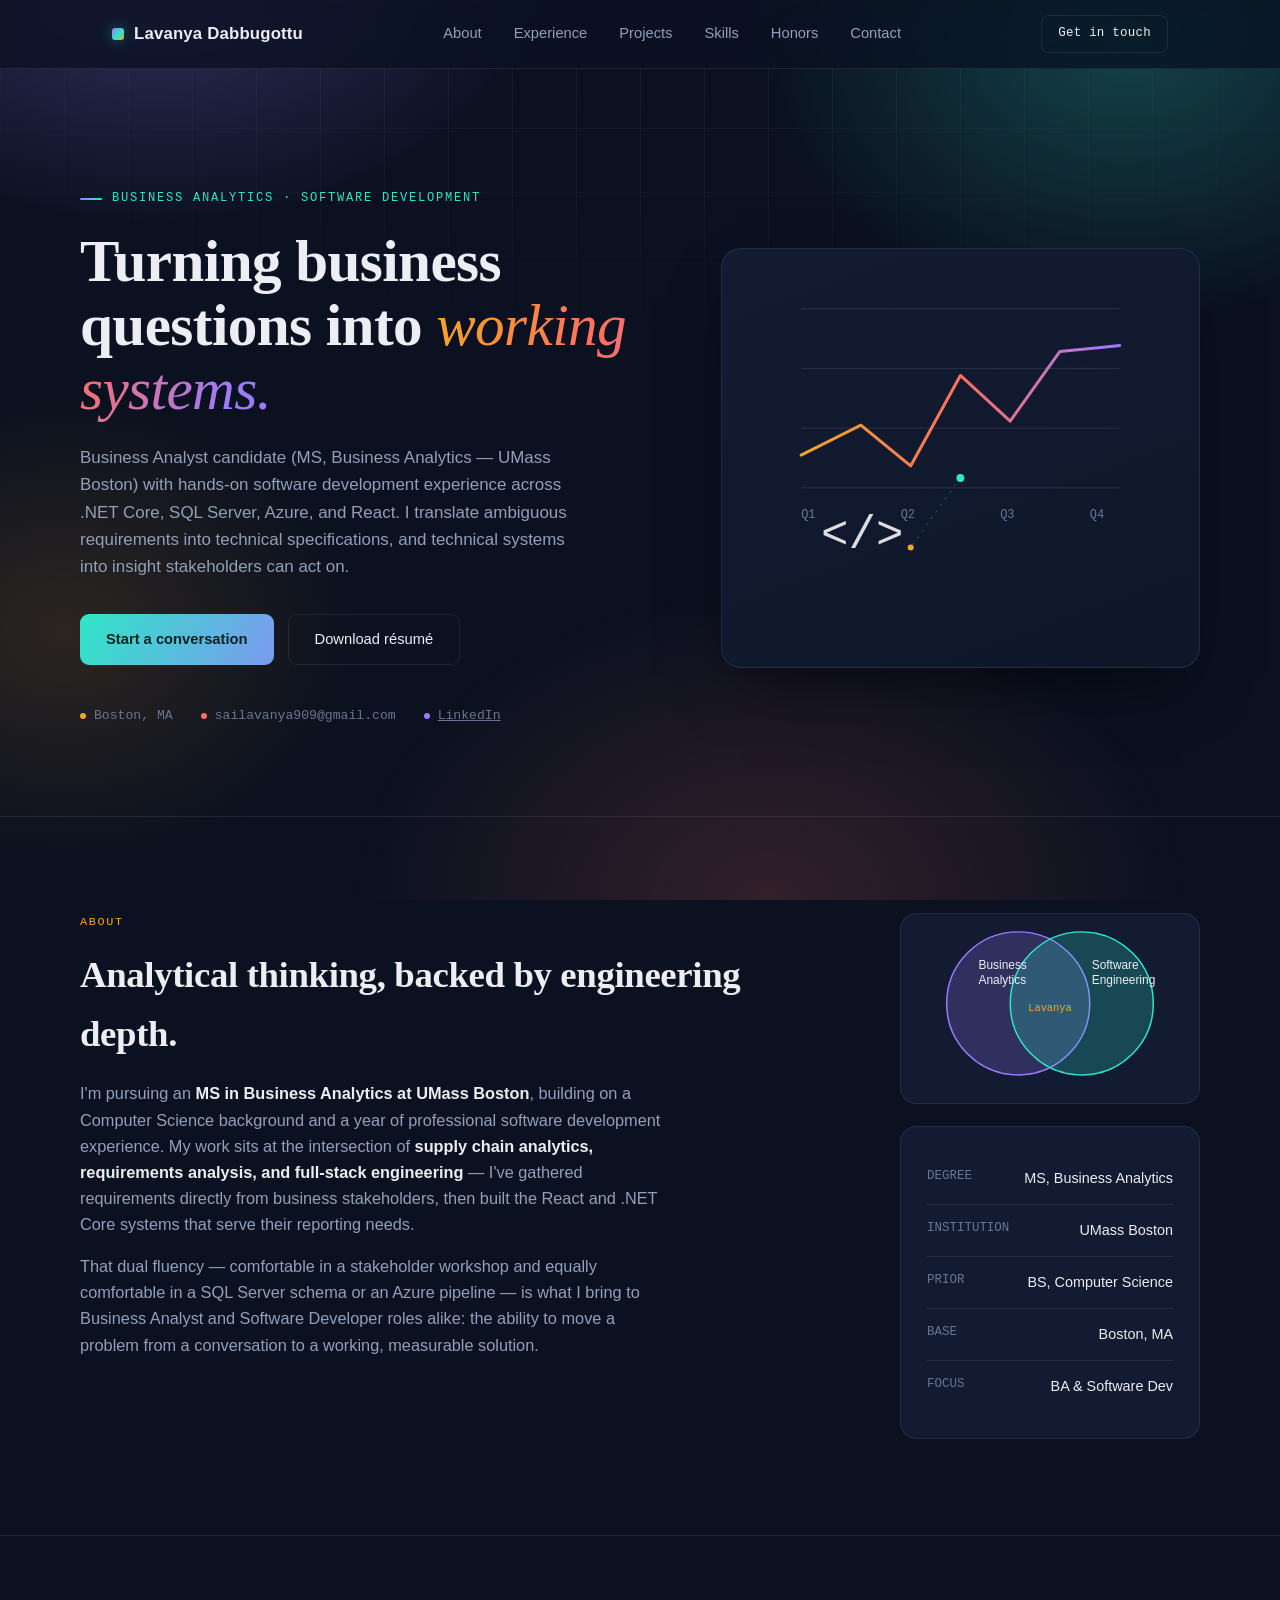
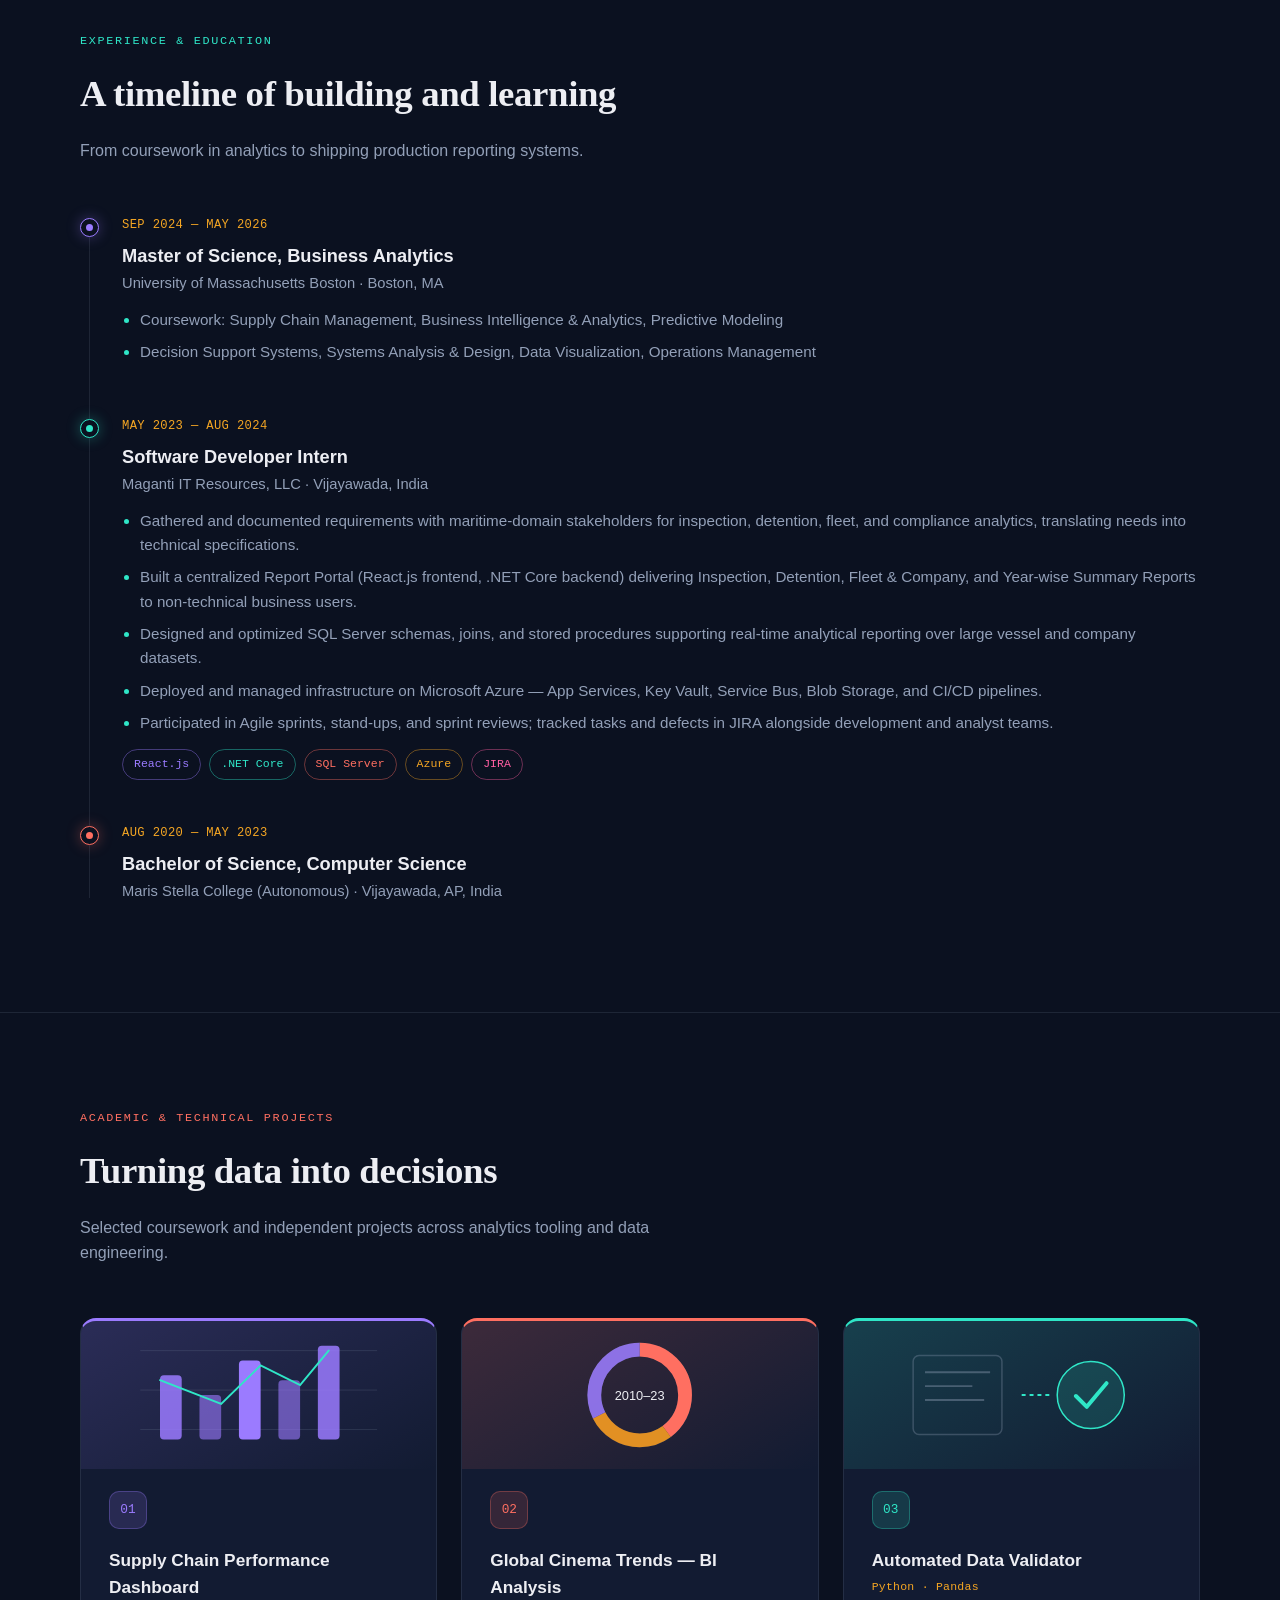
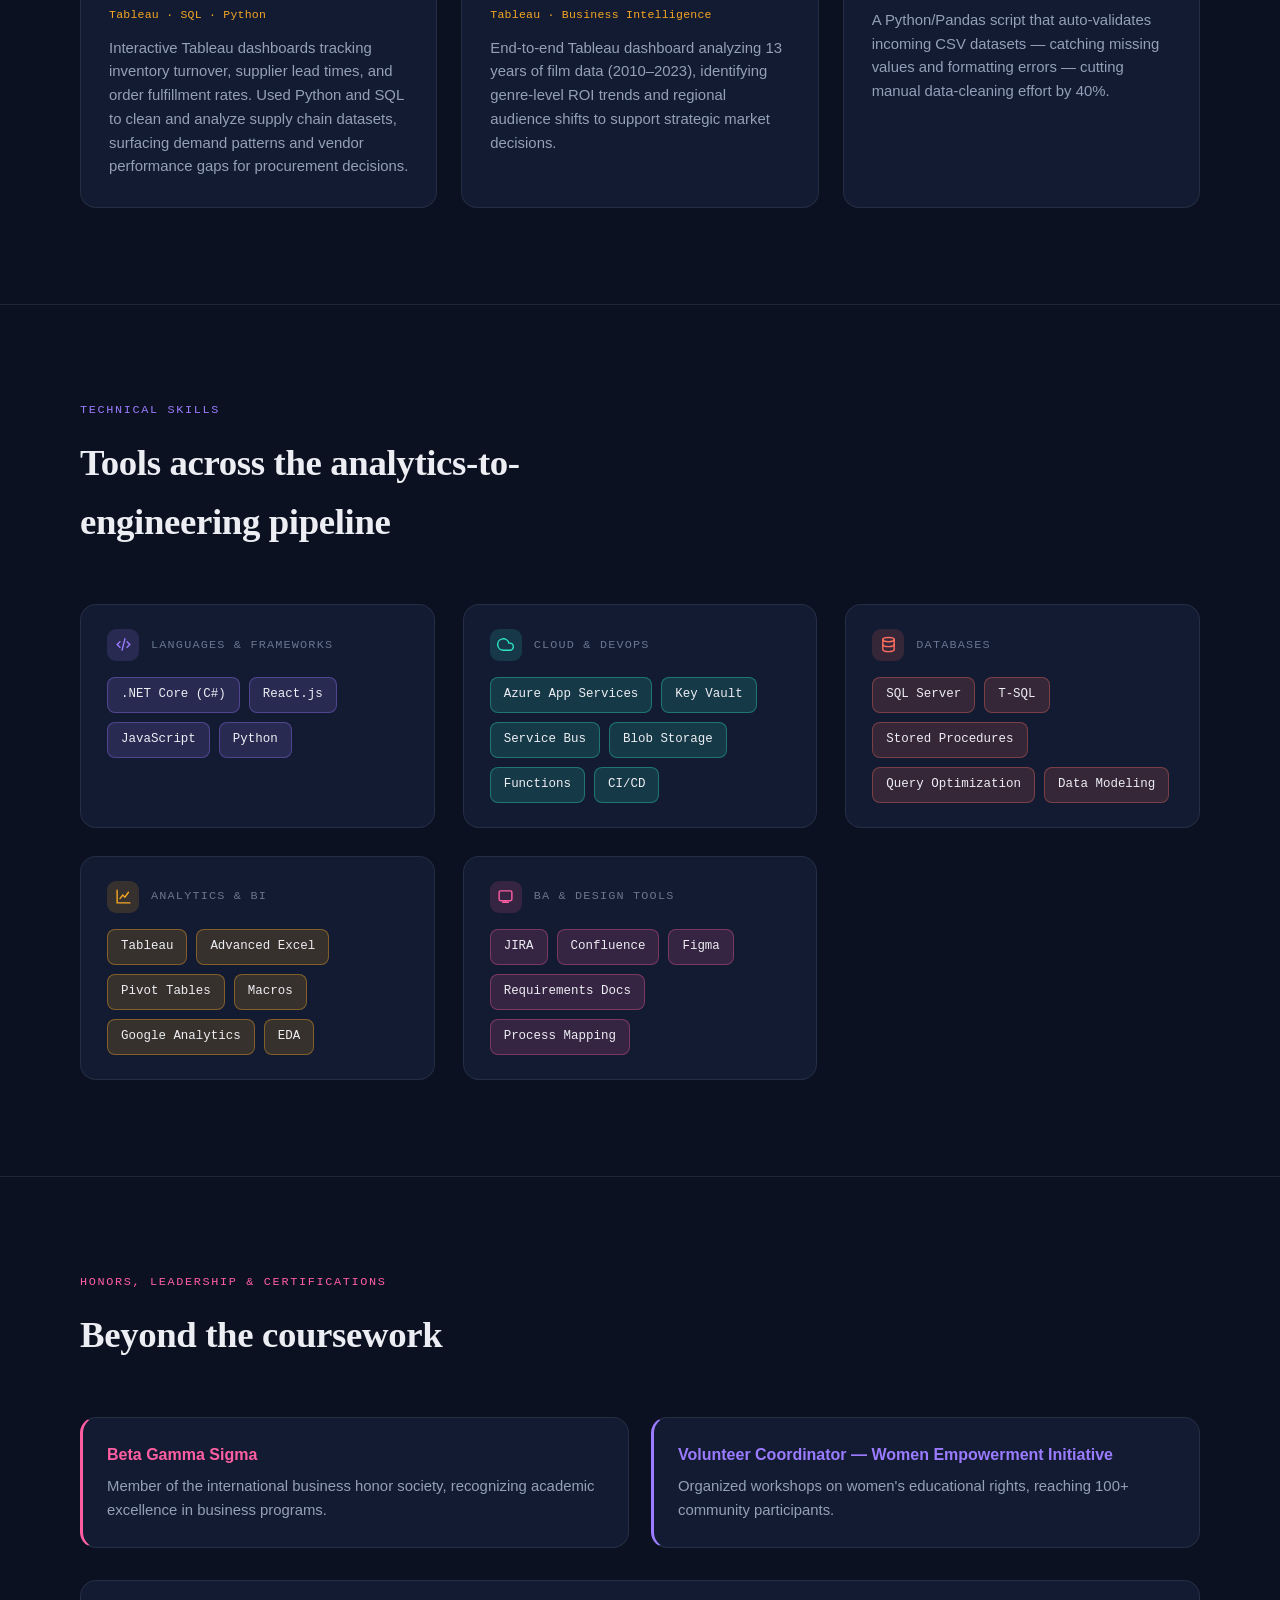
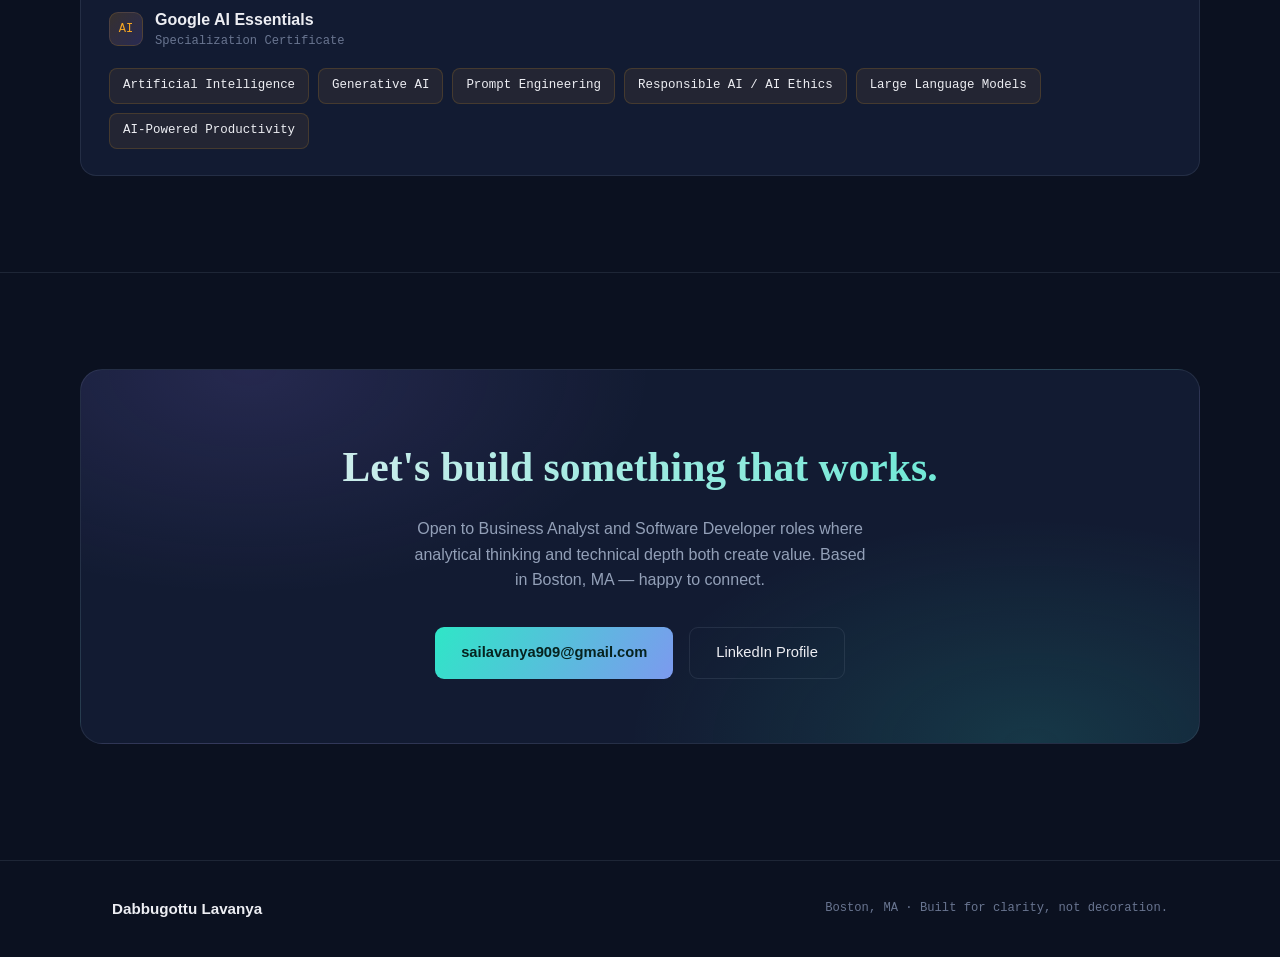
<file: index.html>
<!DOCTYPE html>
<html lang="en">
<head>
<meta charset="UTF-8">
<meta name="viewport" content="width=device-width, initial-scale=1.0">
<title>Dabbugottu Lavanya — Business Analyst &amp; Software Developer</title>
<meta name="description" content="Portfolio of Dabbugottu Lavanya — Business Analyst candidate and software developer bridging data, analytics, and engineering.">
<style>
  :root{
    --ink:#0B1120;
    --ink-2:#0F1729;
    --panel:#121B32;
    --line: rgba(148,163,184,0.14);
    --text:#EDEEF3;
    --muted:#93A0B8;
    --muted-2:#697590;
    --amber:#F5A623;
    --amber-soft: rgba(245,166,35,0.16);
    --teal:#2FE6C7;
    --teal-soft: rgba(47,230,199,0.15);
    --coral:#FF6F61;
    --coral-soft: rgba(255,111,97,0.15);
    --violet:#9B7BFF;
    --violet-soft: rgba(155,123,255,0.16);
    --pink:#FF5FA2;
    --pink-soft: rgba(255,95,162,0.15);
    --serif: "Fraunces", "Iowan Old Style", Georgia, serif;
    --display: "Space Grotesk", "Inter", sans-serif;
    --body: "Inter", -apple-system, BlinkMacSystemFont, "Segoe UI", sans-serif;
    --mono: "JetBrains Mono", ui-monospace, SFMono-Regular, Menlo, monospace;
  }

  *{box-sizing:border-box;}
  html{scroll-behavior:smooth;}
  body{
    margin:0;
    background:var(--ink);
    color:var(--text);
    font-family:var(--body);
    line-height:1.6;
    -webkit-font-smoothing:antialiased;
  }
  @media (prefers-reduced-motion: reduce){
    *{animation-duration:0.01ms !important; animation-iteration-count:1 !important; transition-duration:0.01ms !important; scroll-behavior:auto !important;}
  }

  .bg-grid{
    position:fixed; inset:0; z-index:0; pointer-events:none;
    background-image:
      linear-gradient(var(--line) 1px, transparent 1px),
      linear-gradient(90deg, var(--line) 1px, transparent 1px);
    background-size: 64px 64px;
    -webkit-mask-image: radial-gradient(ellipse 100% 60% at 50% 0%, black 10%, transparent 70%);
            mask-image: radial-gradient(ellipse 100% 60% at 50% 0%, black 10%, transparent 70%);
    opacity:0.6;
  }
  .bg-mesh{
    position:fixed; inset:0; z-index:0; pointer-events:none;
    background:
      radial-gradient(680px 480px at 12% -6%, rgba(155,123,255,0.30), transparent 60%),
      radial-gradient(620px 480px at 88% 4%, rgba(47,230,199,0.24), transparent 60%),
      radial-gradient(700px 520px at 60% 100%, rgba(255,111,97,0.16), transparent 60%),
      radial-gradient(500px 400px at 5% 70%, rgba(245,166,35,0.14), transparent 60%);
  }

  a{color:inherit;}
  .wrap{max-width:1120px; margin:0 auto; padding:0 32px; position:relative; z-index:1;}
  section{position:relative; z-index:1;}

  /* NAV */
  header#nav{
    position:sticky; top:0; z-index:100;
    background:rgba(11,17,32,0.78);
    backdrop-filter: blur(14px) saturate(140%);
    border-bottom:1px solid var(--line);
  }
  .navrow{max-width:1120px; margin:0 auto; padding:0 32px; height:68px; display:flex; align-items:center; justify-content:space-between;}
  .brand{font-family:var(--display); font-weight:600; font-size:1.05rem; letter-spacing:0.01em; display:flex; align-items:center; gap:10px;}
  .brand-mark{
    width:12px;height:12px;border-radius:3px;
    background: linear-gradient(135deg, var(--violet), var(--teal) 55%, var(--amber));
    box-shadow: 0 0 14px rgba(47,230,199,0.4);
  }
  nav.links{display:flex; gap:2rem; font-size:0.92rem; color:var(--muted);}
  nav.links a{position:relative; padding:6px 0; text-decoration:none; transition:color .25s ease;}
  nav.links a:hover{color:var(--text);}
  nav.links a::after{
    content:""; position:absolute; left:0; bottom:0; width:0; height:2px;
    background:linear-gradient(90deg, var(--teal), var(--violet)); transition:width .25s ease;
  }
  nav.links a:hover::after{width:100%;}
  .nav-cta{
    font-family:var(--mono); font-size:0.78rem; letter-spacing:0.02em;
    border:1px solid var(--line); padding:8px 16px; border-radius:8px;
    color:var(--text); text-decoration:none; transition:all .25s ease;
  }
  .nav-cta:hover{border-color:var(--violet); color:var(--violet); box-shadow:0 0 0 3px var(--violet-soft);}
  .navtoggle{display:none;}

  /* HERO */
  .hero{
    padding:120px 0 90px;
    display:grid; grid-template-columns: 1.1fr 0.9fr; gap:56px; align-items:center;
  }
  .eyebrow{
    font-family:var(--mono); font-size:0.76rem; letter-spacing:0.14em; text-transform:uppercase;
    color:var(--teal); display:flex; align-items:center; gap:10px; margin-bottom:22px;
  }
  .eyebrow::before{content:""; width:22px; height:2px; border-radius:2px; background:linear-gradient(90deg, var(--violet), var(--teal));}
  h1.hero-title{
    font-family:var(--serif); font-weight:600; font-size:clamp(2.4rem, 5vw, 3.7rem);
    line-height:1.08; margin:0 0 22px; letter-spacing:-0.01em;
  }
  h1.hero-title em{
    font-style:italic; font-weight:500;
    background: linear-gradient(100deg, var(--amber), var(--coral) 45%, var(--violet) 90%);
    -webkit-background-clip:text; background-clip:text; color:transparent;
  }
  .hero-desc{color:var(--muted); font-size:1.06rem; max-width:52ch; margin:0 0 34px;}
  .hero-cta{display:flex; gap:14px; flex-wrap:wrap; margin-bottom:40px;}
  .btn{
    font-family:var(--display); font-weight:500; font-size:0.92rem;
    padding:13px 26px; border-radius:9px; text-decoration:none; display:inline-flex; align-items:center; gap:8px;
    transition:transform .25s ease, box-shadow .25s ease, background .25s ease;
  }
  .btn-primary{background:linear-gradient(120deg, var(--teal), var(--violet) 140%); color:#06231F; font-weight:600;}
  .btn-primary:hover{transform:translateY(-2px); box-shadow:0 12px 30px rgba(155,123,255,0.32);}
  .btn-ghost{border:1px solid var(--line); color:var(--text);}
  .btn-ghost:hover{border-color:var(--coral); color:var(--coral); transform:translateY(-2px);}

  .hero-meta{display:flex; gap:28px; flex-wrap:wrap; font-family:var(--mono); font-size:0.82rem; color:var(--muted-2);}
  .hero-meta span{display:flex; align-items:center; gap:8px;}
  .hero-meta span:nth-child(1) .dot{background:var(--amber);}
  .hero-meta span:nth-child(2) .dot{background:var(--coral);}
  .hero-meta span:nth-child(3) .dot{background:var(--violet);}
  .dot{width:6px; height:6px; border-radius:50%; background:var(--amber); display:inline-block;}

  /* SIGNATURE VISUAL: data -> code */
  .signature{
    position:relative; height:420px; display:flex; align-items:center; justify-content:center;
  }
  .sig-card{
    position:relative; width:100%; height:100%; border-radius:20px;
    background: linear-gradient(160deg, var(--panel), var(--ink-2));
    border:1px solid var(--line);
    overflow:hidden;
    box-shadow: 0 30px 60px -20px rgba(0,0,0,0.55);
  }
  .sig-card svg{width:100%; height:100%; display:block;}

  /* SECTION GENERIC */
  .section{padding:96px 0;}
  .section-head{margin-bottom:52px; max-width:64ch;}
  .section-tag{
    font-family:var(--mono); font-size:0.74rem; letter-spacing:0.14em; text-transform:uppercase;
    color:var(--amber); margin-bottom:14px; display:block;
  }
  #experience .section-tag{color:var(--teal);}
  #projects .section-tag{color:var(--coral);}
  #skills .section-tag{color:var(--violet);}
  #honors .section-tag{color:var(--pink);}
  .section-title{font-family:var(--serif); font-size:clamp(1.7rem,3vw,2.3rem); font-weight:600; margin:0 0 14px; letter-spacing:-0.01em;}
  .section-sub{color:var(--muted); font-size:1rem; margin:0;}
  .divider{height:1px; background:var(--line); border:none; margin:0;}

  /* ABOUT */
  .about-grid{display:grid; grid-template-columns: 1fr 300px; gap:56px; align-items:start;}
  .about-text p{color:var(--muted); font-size:1.02rem; max-width:64ch;}
  .about-text strong{color:var(--text); font-weight:600;}
  .stat-panel{border:1px solid var(--line); border-radius:16px; padding:26px; background:var(--panel);}
  .about-visual{border:1px solid var(--line); border-radius:16px; background:var(--panel); margin-bottom:22px; overflow:hidden;}
  .about-visual svg{width:100%; height:auto; display:block;}
  .stat-row{display:flex; justify-content:space-between; padding:14px 0; border-bottom:1px solid var(--line); font-size:0.9rem;}
  .stat-row:last-child{border-bottom:none;}
  .stat-row span:first-child{color:var(--muted-2); font-family:var(--mono); font-size:0.78rem;}
  .stat-row span:last-child{color:var(--text); font-weight:500; text-align:right;}

  /* TIMELINE */
  .timeline{position:relative; margin-top:10px;}
  .timeline::before{
    content:""; position:absolute; left:9px; top:6px; bottom:6px; width:1px; background:var(--line);
  }
  .t-item{position:relative; padding:0 0 44px 42px;}
  .t-item:last-child{padding-bottom:0;}
  .t-dot{
    position:absolute; left:0; top:2px; width:19px; height:19px; border-radius:50%;
    background:var(--ink); border:1px solid var(--teal);
    display:flex; align-items:center; justify-content:center;
  }
  .t-dot::after{content:""; width:7px; height:7px; border-radius:50%; background:var(--teal);}
  .t-item:nth-child(1) .t-dot{border-color:var(--violet); box-shadow:0 0 14px rgba(155,123,255,0.35);}
  .t-item:nth-child(1) .t-dot::after{background:var(--violet);}
  .t-item:nth-child(2) .t-dot{border-color:var(--teal); box-shadow:0 0 14px rgba(47,230,199,0.35);}
  .t-item:nth-child(3) .t-dot{border-color:var(--coral); box-shadow:0 0 14px rgba(255,111,97,0.35);}
  .t-item:nth-child(3) .t-dot::after{background:var(--coral);}
  .t-period{font-family:var(--mono); font-size:0.76rem; color:var(--amber); letter-spacing:0.03em;}
  .t-role{font-family:var(--display); font-size:1.14rem; font-weight:600; margin:6px 0 2px;}
  .t-org{color:var(--muted); font-size:0.92rem; margin-bottom:12px;}
  .t-list{margin:0; padding-left:18px; color:var(--muted); font-size:0.95rem;}
  .t-list li{margin-bottom:8px;}
  .t-list li::marker{color:var(--teal);}
  .t-tags{display:flex; gap:8px; flex-wrap:wrap; margin-top:14px;}
  .tag{
    font-family:var(--mono); font-size:0.72rem; padding:5px 11px; border-radius:20px;
    border:1px solid var(--line); color:var(--muted);
  }
  .t-tags .tag:nth-child(1){border-color:rgba(155,123,255,0.4); color:var(--violet);}
  .t-tags .tag:nth-child(2){border-color:rgba(47,230,199,0.4); color:var(--teal);}
  .t-tags .tag:nth-child(3){border-color:rgba(255,111,97,0.4); color:var(--coral);}
  .t-tags .tag:nth-child(4){border-color:rgba(245,166,35,0.4); color:var(--amber);}
  .t-tags .tag:nth-child(5){border-color:rgba(255,95,162,0.4); color:var(--pink);}

  /* PROJECTS */
  .card-grid{display:grid; grid-template-columns:repeat(auto-fit,minmax(300px,1fr)); gap:24px;}
  .p-card{
    border:1px solid var(--line); border-radius:16px; padding:0 0 28px; background:var(--panel);
    border-top:3px solid transparent; overflow:hidden;
    transition: transform .3s ease, border-color .3s ease, box-shadow .3s ease;
  }
  .p-card:nth-child(1){border-top-color:var(--violet);}
  .p-card:nth-child(2){border-top-color:var(--coral);}
  .p-card:nth-child(3){border-top-color:var(--teal);}
  .p-card:hover{transform:translateY(-6px); box-shadow:0 20px 40px -18px rgba(0,0,0,0.55);}
  .p-card:nth-child(1):hover{border-color: rgba(155,123,255,0.4);}
  .p-card:nth-child(2):hover{border-color: rgba(255,111,97,0.4);}
  .p-card:nth-child(3):hover{border-color: rgba(47,230,199,0.4);}
  .p-visual{width:100%; height:148px; display:block;}
  .p-card:nth-child(1) .p-visual{background:linear-gradient(150deg, rgba(155,123,255,0.18), transparent);}
  .p-card:nth-child(2) .p-visual{background:linear-gradient(150deg, rgba(255,111,97,0.18), transparent);}
  .p-card:nth-child(3) .p-visual{background:linear-gradient(150deg, rgba(47,230,199,0.18), transparent);}
  .p-body{padding:22px 28px 0;}
  .p-icon{
    width:38px; height:38px; border-radius:10px; margin-bottom:18px;
    display:flex; align-items:center; justify-content:center; font-family:var(--mono); font-size:0.8rem;
  }
  .p-card:nth-child(1) .p-icon{background:var(--violet-soft); border:1px solid rgba(155,123,255,0.3); color:var(--violet);}
  .p-card:nth-child(2) .p-icon{background:var(--coral-soft); border:1px solid rgba(255,111,97,0.3); color:var(--coral);}
  .p-card:nth-child(3) .p-icon{background:var(--teal-soft); border:1px solid rgba(47,230,199,0.3); color:var(--teal);}
  .p-title{font-family:var(--display); font-size:1.08rem; font-weight:600; margin:0 0 4px;}
  .p-stack{font-family:var(--mono); font-size:0.72rem; color:var(--amber); margin-bottom:12px; letter-spacing:0.02em;}
  .p-desc{color:var(--muted); font-size:0.93rem; margin:0;}

  /* SKILLS */
  .skill-groups{display:grid; grid-template-columns:repeat(auto-fit,minmax(260px,1fr)); gap:28px;}
  .skill-card{border:1px solid var(--line); border-radius:16px; padding:24px 26px; background:var(--panel);}
  .skill-head{display:flex; align-items:center; gap:12px; margin-bottom:16px;}
  .skill-icon{width:32px; height:32px; border-radius:9px; display:flex; align-items:center; justify-content:center; flex-shrink:0;}
  .skill-icon svg{width:17px; height:17px;}
  .skill-card:nth-child(1) .skill-icon{background:var(--violet-soft); color:var(--violet);}
  .skill-card:nth-child(2) .skill-icon{background:var(--teal-soft); color:var(--teal);}
  .skill-card:nth-child(3) .skill-icon{background:var(--coral-soft); color:var(--coral);}
  .skill-card:nth-child(4) .skill-icon{background:var(--amber-soft); color:var(--amber);}
  .skill-card:nth-child(5) .skill-icon{background:var(--pink-soft); color:var(--pink);}
  .skill-cat{
    font-family:var(--mono); font-size:0.74rem; letter-spacing:0.1em; text-transform:uppercase;
    color:var(--muted-2); margin-bottom:0;
  }
  .chip-row{display:flex; flex-wrap:wrap; gap:9px;}
  .chip{
    font-family:var(--mono); font-size:0.78rem; padding:7px 13px; border-radius:8px;
    background:rgba(232,163,61,0.08); border:1px solid var(--amber-soft); color:var(--text);
    transition: background .25s ease, border-color .25s ease, transform .25s ease;
  }
  .chip:hover{transform:translateY(-2px);}
  .skill-card:nth-child(1) .chip{background:var(--violet-soft); border-color:rgba(155,123,255,0.35);}
  .skill-card:nth-child(1) .chip:hover{background:rgba(155,123,255,0.28);}
  .skill-card:nth-child(2) .chip{background:var(--teal-soft); border-color:rgba(47,230,199,0.35);}
  .skill-card:nth-child(2) .chip:hover{background:rgba(47,230,199,0.28);}
  .skill-card:nth-child(3) .chip{background:var(--coral-soft); border-color:rgba(255,111,97,0.35);}
  .skill-card:nth-child(3) .chip:hover{background:rgba(255,111,97,0.28);}
  .skill-card:nth-child(4) .chip{background:var(--amber-soft); border-color:rgba(245,166,35,0.4);}
  .skill-card:nth-child(4) .chip:hover{background:rgba(245,166,35,0.3);}
  .skill-card:nth-child(5) .chip{background:var(--pink-soft); border-color:rgba(255,95,162,0.35);}
  .skill-card:nth-child(5) .chip:hover{background:rgba(255,95,162,0.28);}

  /* HONORS */
  .honor-grid{display:grid; grid-template-columns:repeat(auto-fit,minmax(280px,1fr)); gap:22px;}
  .honor-card{border:1px solid var(--line); border-radius:16px; padding:24px; background:var(--panel); border-left:3px solid var(--pink);}
  .honor-card:nth-child(2){border-left-color:var(--violet);}
  .honor-card:nth-child(2) .honor-title{color:var(--violet);}
  .honor-title{font-family:var(--display); font-weight:600; font-size:1rem; margin:0 0 8px; color:var(--pink);}
  .honor-desc{color:var(--muted); font-size:0.93rem; margin:0;}

  .cert-strip{margin-top:32px; border:1px solid var(--line); border-radius:16px; padding:26px 28px; background:var(--panel);}
  .cert-head{display:flex; align-items:center; gap:12px; margin-bottom:16px;}
  .cert-badge{width:34px;height:34px;border-radius:9px; background:linear-gradient(135deg, var(--amber-soft), var(--violet-soft)); border:1px solid var(--amber-soft); display:flex; align-items:center; justify-content:center; color:var(--amber); font-family:var(--mono); font-size:0.75rem;}
  .cert-name{font-family:var(--display); font-weight:600; font-size:1rem;}
  .cert-issuer{font-family:var(--mono); font-size:0.76rem; color:var(--muted-2);}

  /* CONTACT */
  .contact{
    border:1px solid var(--line); border-radius:22px; padding:64px 48px; text-align:center;
    background:
      radial-gradient(ellipse 60% 100% at 15% 0%, rgba(155,123,255,0.14), transparent 60%),
      radial-gradient(ellipse 60% 100% at 85% 100%, rgba(47,230,199,0.14), transparent 60%),
      var(--panel);
  }
  .contact h2{font-family:var(--serif); font-size:clamp(1.8rem,3.4vw,2.6rem); margin:0 0 16px;
    background:linear-gradient(100deg, var(--text), var(--teal) 120%);
    -webkit-background-clip:text; background-clip:text; color:transparent;
  }
  .contact p{color:var(--muted); max-width:52ch; margin:0 auto 34px;}
  .contact-links{display:flex; gap:16px; justify-content:center; flex-wrap:wrap;}

  footer{border-top:1px solid var(--line); padding:36px 0; margin-top:20px;}
  .footer-row{display:flex; justify-content:space-between; align-items:center; flex-wrap:wrap; gap:14px;}
  .footer-brand{font-family:var(--display); font-weight:600; font-size:0.95rem;}
  .footer-note{font-family:var(--mono); font-size:0.76rem; color:var(--muted-2);}

  #toTop{
    position:fixed; right:26px; bottom:26px; width:46px; height:46px; border-radius:50%;
    background:var(--panel); border:1px solid var(--line); color:var(--teal);
    display:flex; align-items:center; justify-content:center; cursor:pointer;
    opacity:0; pointer-events:none; transition:all .3s ease; z-index:200;
  }
  #toTop.show{opacity:1; pointer-events:auto;}
  #toTop:hover{border-color:var(--teal); transform:translateY(-3px);}

  .reveal{opacity:0; transform:translateY(18px); transition:opacity .7s ease, transform .7s ease;}
  .reveal.in{opacity:1; transform:translateY(0);}

  @media (max-width: 860px){
    nav.links{display:none;}
    .hero{grid-template-columns:1fr; padding-top:100px;}
    .signature{height:280px; order:-1;}
    .about-grid{grid-template-columns:1fr;}
  }
  @media (max-width:520px){
    .wrap{padding:0 20px;}
    .navrow{padding:0 20px;}
    .contact{padding:44px 24px;}
  }
</style>
</head>
<body>

<div class="bg-mesh"></div>
<div class="bg-grid"></div>

<header id="nav">
  <div class="navrow">
    <div class="brand"><span class="brand-mark"></span>Lavanya Dabbugottu</div>
    <nav class="links">
      <a href="#about">About</a>
      <a href="#experience">Experience</a>
      <a href="#projects">Projects</a>
      <a href="#skills">Skills</a>
      <a href="#honors">Honors</a>
      <a href="#contact">Contact</a>
    </nav>
    <a class="nav-cta" href="mailto:sailavanya909@gmail.com">Get in touch</a>
  </div>
</header>

<section class="hero wrap">
  <div>
    <span class="eyebrow">Business Analytics · Software Development</span>
    <h1 class="hero-title">Turning business questions into <em>working systems.</em></h1>
    <p class="hero-desc">Business Analyst candidate (MS, Business Analytics — UMass Boston) with hands-on software development experience across .NET Core, SQL Server, Azure, and React. I translate ambiguous requirements into technical specifications, and technical systems into insight stakeholders can act on.</p>
    <div class="hero-cta">
      <a class="btn btn-primary" href="#contact">Start a conversation</a>
      <a class="btn btn-ghost" href="resume.pdf" download>Download résumé</a>
    </div>
    <div class="hero-meta">
      <span><span class="dot"></span>Boston, MA</span>
      <span><span class="dot"></span>sailavanya909@gmail.com</span>
      <span><span class="dot"></span><a href="https://linkedin.com/in/lavanya-dabbugottu-8b7a2323a" target="_blank" rel="noopener">LinkedIn</a></span>
    </div>
  </div>
  <div class="signature">
    <div class="sig-card">
      <svg viewBox="0 0 400 420" xmlns="http://www.w3.org/2000/svg">
        <defs>
          <linearGradient id="lineGrad" x1="0" y1="0" x2="1" y2="0">
            <stop offset="0%" stop-color="#F5A623"/>
            <stop offset="50%" stop-color="#FF6F61"/>
            <stop offset="100%" stop-color="#9B7BFF"/>
          </linearGradient>
        </defs>
        <g stroke="rgba(148,163,184,0.18)" stroke-width="1">
          <line x1="40" y1="60" x2="360" y2="60"/>
          <line x1="40" y1="120" x2="360" y2="120"/>
          <line x1="40" y1="180" x2="360" y2="180"/>
          <line x1="40" y1="240" x2="360" y2="240"/>
        </g>
        <polyline points="40,220 100,190 150,205 200,140 250,160 300,90 360,110"
          fill="none" stroke="url(#lineGrad)" stroke-width="3" stroke-linecap="round" stroke-linejoin="round">
          <animate attributeName="points"
            values="40,220 100,190 150,205 200,140 250,160 300,90 360,110;
                    40,200 100,170 150,225 200,120 250,180 300,110 360,90;
                    40,220 100,190 150,205 200,140 250,160 300,90 360,110"
            dur="7s" repeatCount="indefinite"/>
        </polyline>
        <g font-family="JetBrains Mono, monospace" font-size="12" fill="#69759A">
          <text x="40" y="270">Q1</text>
          <text x="140" y="270">Q2</text>
          <text x="240" y="270">Q3</text>
          <text x="330" y="270">Q4</text>
        </g>
        <g transform="translate(60,300)">
          <text font-family="Space Grotesk, monospace" font-size="46" fill="#EDEEF3" opacity="0.92">&lt;/&gt;</text>
        </g>
        <g stroke="rgba(63,214,196,0.35)" stroke-width="1" stroke-dasharray="3 5">
          <line x1="200" y1="230" x2="150" y2="300"/>
        </g>
        <circle cx="200" cy="230" r="4" fill="#2FE6C7"/>
        <circle cx="150" cy="300" r="3" fill="#F5A623"/>
      </svg>
    </div>
  </div>
</section>

<hr class="divider">

<section id="about" class="section wrap reveal">
  <div class="about-grid">
    <div class="about-text">
      <span class="section-tag">About</span>
      <h2 class="section-title">Analytical thinking, backed by engineering depth.</h2>
      <p>I'm pursuing an <strong>MS in Business Analytics at UMass Boston</strong>, building on a Computer Science background and a year of professional software development experience. My work sits at the intersection of <strong>supply chain analytics, requirements analysis, and full-stack engineering</strong> — I've gathered requirements directly from business stakeholders, then built the React and .NET Core systems that serve their reporting needs.</p>
      <p>That dual fluency — comfortable in a stakeholder workshop and equally comfortable in a SQL Server schema or an Azure pipeline — is what I bring to Business Analyst and Software Developer roles alike: the ability to move a problem from a conversation to a working, measurable solution.</p>
    </div>
    <div>
      <div class="about-visual">
        <svg viewBox="0 0 300 190" xmlns="http://www.w3.org/2000/svg">
          <circle cx="118" cy="90" r="72" fill="rgba(155,123,255,0.22)" stroke="#9B7BFF" stroke-width="1.5"/>
          <circle cx="182" cy="90" r="72" fill="rgba(47,230,199,0.22)" stroke="#2FE6C7" stroke-width="1.5"/>
          <text x="78" y="55" font-family="Space Grotesk, sans-serif" font-size="12" fill="#EDEEF3">Business</text>
          <text x="78" y="70" font-family="Space Grotesk, sans-serif" font-size="12" fill="#EDEEF3">Analytics</text>
          <text x="192" y="55" font-family="Space Grotesk, sans-serif" font-size="12" fill="#EDEEF3">Software</text>
          <text x="192" y="70" font-family="Space Grotesk, sans-serif" font-size="12" fill="#EDEEF3">Engineering</text>
          <text x="150" y="98" font-family="JetBrains Mono, monospace" font-size="10.5" fill="#F5A623" text-anchor="middle">Lavanya</text>
        </svg>
      </div>
      <div class="stat-panel">
      <div class="stat-row"><span>DEGREE</span><span>MS, Business Analytics</span></div>
      <div class="stat-row"><span>INSTITUTION</span><span>UMass Boston</span></div>
      <div class="stat-row"><span>PRIOR</span><span>BS, Computer Science</span></div>
      <div class="stat-row"><span>BASE</span><span>Boston, MA</span></div>
      <div class="stat-row"><span>FOCUS</span><span>BA &amp; Software Dev</span></div>
      </div>
    </div>
  </div>
</section>

<hr class="divider">

<section id="experience" class="section wrap reveal">
  <div class="section-head">
    <span class="section-tag">Experience &amp; Education</span>
    <h2 class="section-title">A timeline of building and learning</h2>
    <p class="section-sub">From coursework in analytics to shipping production reporting systems.</p>
  </div>
  <div class="timeline">
    <div class="t-item">
      <div class="t-dot"></div>
      <div class="t-period">SEP 2024 — MAY 2026</div>
      <div class="t-role">Master of Science, Business Analytics</div>
      <div class="t-org">University of Massachusetts Boston · Boston, MA</div>
      <ul class="t-list">
        <li>Coursework: Supply Chain Management, Business Intelligence &amp; Analytics, Predictive Modeling</li>
        <li>Decision Support Systems, Systems Analysis &amp; Design, Data Visualization, Operations Management</li>
      </ul>
    </div>
    <div class="t-item">
      <div class="t-dot"></div>
      <div class="t-period">MAY 2023 — AUG 2024</div>
      <div class="t-role">Software Developer Intern</div>
      <div class="t-org">Maganti IT Resources, LLC · Vijayawada, India</div>
      <ul class="t-list">
        <li>Gathered and documented requirements with maritime-domain stakeholders for inspection, detention, fleet, and compliance analytics, translating needs into technical specifications.</li>
        <li>Built a centralized Report Portal (React.js frontend, .NET Core backend) delivering Inspection, Detention, Fleet &amp; Company, and Year-wise Summary Reports to non-technical business users.</li>
        <li>Designed and optimized SQL Server schemas, joins, and stored procedures supporting real-time analytical reporting over large vessel and company datasets.</li>
        <li>Deployed and managed infrastructure on Microsoft Azure — App Services, Key Vault, Service Bus, Blob Storage, and CI/CD pipelines.</li>
        <li>Participated in Agile sprints, stand-ups, and sprint reviews; tracked tasks and defects in JIRA alongside development and analyst teams.</li>
      </ul>
      <div class="t-tags">
        <span class="tag">React.js</span><span class="tag">.NET Core</span><span class="tag">SQL Server</span><span class="tag">Azure</span><span class="tag">JIRA</span>
      </div>
    </div>
    <div class="t-item">
      <div class="t-dot"></div>
      <div class="t-period">AUG 2020 — MAY 2023</div>
      <div class="t-role">Bachelor of Science, Computer Science</div>
      <div class="t-org">Maris Stella College (Autonomous) · Vijayawada, AP, India</div>
    </div>
  </div>
</section>

<hr class="divider">

<section id="projects" class="section wrap reveal">
  <div class="section-head">
    <span class="section-tag">Academic &amp; Technical Projects</span>
    <h2 class="section-title">Turning data into decisions</h2>
    <p class="section-sub">Selected coursework and independent projects across analytics tooling and data engineering.</p>
  </div>
  <div class="card-grid">
    <div class="p-card">
      <svg class="p-visual" viewBox="0 0 300 150" xmlns="http://www.w3.org/2000/svg">
        <g stroke="rgba(148,163,184,0.16)"><line x1="30" y1="30" x2="270" y2="30"/><line x1="30" y1="70" x2="270" y2="70"/><line x1="30" y1="110" x2="270" y2="110"/></g>
        <rect x="50" y="55" width="22" height="65" rx="4" fill="#9B7BFF" opacity="0.85"/>
        <rect x="90" y="75" width="22" height="45" rx="4" fill="#9B7BFF" opacity="0.6"/>
        <rect x="130" y="40" width="22" height="80" rx="4" fill="#9B7BFF"/>
        <rect x="170" y="60" width="22" height="60" rx="4" fill="#9B7BFF" opacity="0.6"/>
        <rect x="210" y="25" width="22" height="95" rx="4" fill="#9B7BFF" opacity="0.85"/>
        <path d="M50 60 L112 84 L152 45 L192 65 L221 30" fill="none" stroke="#2FE6C7" stroke-width="2" stroke-linecap="round"/>
      </svg>
      <div class="p-body">
      <div class="p-icon">01</div>
      <div class="p-title">Supply Chain Performance Dashboard</div>
      <div class="p-stack">Tableau · SQL · Python</div>
      <p class="p-desc">Interactive Tableau dashboards tracking inventory turnover, supplier lead times, and order fulfillment rates. Used Python and SQL to clean and analyze supply chain datasets, surfacing demand patterns and vendor performance gaps for procurement decisions.</p>
      </div>
    </div>
    <div class="p-card">
      <svg class="p-visual" viewBox="0 0 300 150" xmlns="http://www.w3.org/2000/svg">
        <circle cx="150" cy="75" r="46" fill="none" stroke="rgba(148,163,184,0.2)" stroke-width="14"/>
        <circle cx="150" cy="75" r="46" fill="none" stroke="#FF6F61" stroke-width="14" stroke-dasharray="115 289" stroke-dashoffset="0" transform="rotate(-90 150 75)"/>
        <circle cx="150" cy="75" r="46" fill="none" stroke="#FF9F1C" stroke-width="14" stroke-dasharray="80 289" stroke-dashoffset="-115" transform="rotate(-90 150 75)" opacity="0.85"/>
        <circle cx="150" cy="75" r="46" fill="none" stroke="#9B7BFF" stroke-width="14" stroke-dasharray="94 289" stroke-dashoffset="-195" transform="rotate(-90 150 75)" opacity="0.85"/>
        <text x="150" y="80" text-anchor="middle" font-family="Space Grotesk, sans-serif" font-size="13" fill="#EDEEF3">2010–23</text>
      </svg>
      <div class="p-body">
      <div class="p-icon">02</div>
      <div class="p-title">Global Cinema Trends — BI Analysis</div>
      <div class="p-stack">Tableau · Business Intelligence</div>
      <p class="p-desc">End-to-end Tableau dashboard analyzing 13 years of film data (2010–2023), identifying genre-level ROI trends and regional audience shifts to support strategic market decisions.</p>
      </div>
    </div>
    <div class="p-card">
      <svg class="p-visual" viewBox="0 0 300 150" xmlns="http://www.w3.org/2000/svg">
        <rect x="40" y="35" width="90" height="80" rx="6" fill="none" stroke="rgba(148,163,184,0.3)" stroke-width="1.5"/>
        <line x1="52" y1="52" x2="118" y2="52" stroke="rgba(148,163,184,0.4)" stroke-width="2"/>
        <line x1="52" y1="66" x2="100" y2="66" stroke="rgba(148,163,184,0.4)" stroke-width="2"/>
        <line x1="52" y1="80" x2="112" y2="80" stroke="rgba(148,163,184,0.4)" stroke-width="2"/>
        <path d="M150 75 L180 75" stroke="#2FE6C7" stroke-width="2" stroke-dasharray="4 4"/>
        <circle cx="220" cy="75" r="34" fill="rgba(47,230,199,0.14)" stroke="#2FE6C7" stroke-width="1.5"/>
        <path d="M205 76 l11 11 l20 -24" fill="none" stroke="#2FE6C7" stroke-width="4" stroke-linecap="round" stroke-linejoin="round"/>
      </svg>
      <div class="p-body">
      <div class="p-icon">03</div>
      <div class="p-title">Automated Data Validator</div>
      <div class="p-stack">Python · Pandas</div>
      <p class="p-desc">A Python/Pandas script that auto-validates incoming CSV datasets — catching missing values and formatting errors — cutting manual data-cleaning effort by 40%.</p>
      </div>
    </div>
  </div>
</section>

<hr class="divider">

<section id="skills" class="section wrap reveal">
  <div class="section-head">
    <span class="section-tag">Technical Skills</span>
    <h2 class="section-title">Tools across the analytics-to-engineering pipeline</h2>
  </div>
  <div class="skill-groups">
    <div class="skill-card">
      <div class="skill-head">
        <div class="skill-icon"><svg viewBox="0 0 24 24" fill="none" stroke="currentColor" stroke-width="2" stroke-linecap="round"><polyline points="7 8 3 12 7 16"/><polyline points="17 8 21 12 17 16"/><line x1="14" y1="4" x2="10" y2="20"/></svg></div>
        <div class="skill-cat">Languages &amp; Frameworks</div>
      </div>
      <div class="chip-row">
        <span class="chip">.NET Core (C#)</span><span class="chip">React.js</span><span class="chip">JavaScript</span><span class="chip">Python</span>
      </div>
    </div>
    <div class="skill-card">
      <div class="skill-head">
        <div class="skill-icon"><svg viewBox="0 0 24 24" fill="none" stroke="currentColor" stroke-width="2" stroke-linecap="round"><path d="M18 10h-1.26A8 8 0 1 0 9 20h9a5 5 0 0 0 0-10z"/></svg></div>
        <div class="skill-cat">Cloud &amp; DevOps</div>
      </div>
      <div class="chip-row">
        <span class="chip">Azure App Services</span><span class="chip">Key Vault</span><span class="chip">Service Bus</span><span class="chip">Blob Storage</span><span class="chip">Functions</span><span class="chip">CI/CD</span>
      </div>
    </div>
    <div class="skill-card">
      <div class="skill-head">
        <div class="skill-icon"><svg viewBox="0 0 24 24" fill="none" stroke="currentColor" stroke-width="2" stroke-linecap="round"><ellipse cx="12" cy="5" rx="8" ry="3"/><path d="M4 5v14c0 1.66 3.58 3 8 3s8-1.34 8-3V5"/><path d="M4 12c0 1.66 3.58 3 8 3s8-1.34 8-3"/></svg></div>
        <div class="skill-cat">Databases</div>
      </div>
      <div class="chip-row">
        <span class="chip">SQL Server</span><span class="chip">T-SQL</span><span class="chip">Stored Procedures</span><span class="chip">Query Optimization</span><span class="chip">Data Modeling</span>
      </div>
    </div>
    <div class="skill-card">
      <div class="skill-head">
        <div class="skill-icon"><svg viewBox="0 0 24 24" fill="none" stroke="currentColor" stroke-width="2" stroke-linecap="round"><path d="M3 3v18h18"/><path d="M7 15l4-5 3 3 5-7"/></svg></div>
        <div class="skill-cat">Analytics &amp; BI</div>
      </div>
      <div class="chip-row">
        <span class="chip">Tableau</span><span class="chip">Advanced Excel</span><span class="chip">Pivot Tables</span><span class="chip">Macros</span><span class="chip">Google Analytics</span><span class="chip">EDA</span>
      </div>
    </div>
    <div class="skill-card">
      <div class="skill-head">
        <div class="skill-icon"><svg viewBox="0 0 24 24" fill="none" stroke="currentColor" stroke-width="2" stroke-linecap="round"><rect x="3" y="4" width="18" height="14" rx="2"/><path d="M8 20h8M12 18v2"/></svg></div>
        <div class="skill-cat">BA &amp; Design Tools</div>
      </div>
      <div class="chip-row">
        <span class="chip">JIRA</span><span class="chip">Confluence</span><span class="chip">Figma</span><span class="chip">Requirements Docs</span><span class="chip">Process Mapping</span>
      </div>
    </div>
  </div>
</section>

<hr class="divider">

<section id="honors" class="section wrap reveal">
  <div class="section-head">
    <span class="section-tag">Honors, Leadership &amp; Certifications</span>
    <h2 class="section-title">Beyond the coursework</h2>
  </div>
  <div class="honor-grid">
    <div class="honor-card">
      <div class="honor-title">Beta Gamma Sigma</div>
      <p class="honor-desc">Member of the international business honor society, recognizing academic excellence in business programs.</p>
    </div>
    <div class="honor-card">
      <div class="honor-title">Volunteer Coordinator — Women Empowerment Initiative</div>
      <p class="honor-desc">Organized workshops on women's educational rights, reaching 100+ community participants.</p>
    </div>
  </div>
  <div class="cert-strip">
    <div class="cert-head">
      <div class="cert-badge">AI</div>
      <div>
        <div class="cert-name">Google AI Essentials</div>
        <div class="cert-issuer">Specialization Certificate</div>
      </div>
    </div>
    <div class="chip-row">
      <span class="chip">Artificial Intelligence</span>
      <span class="chip">Generative AI</span>
      <span class="chip">Prompt Engineering</span>
      <span class="chip">Responsible AI / AI Ethics</span>
      <span class="chip">Large Language Models</span>
      <span class="chip">AI-Powered Productivity</span>
    </div>
  </div>
</section>

<hr class="divider">

<section id="contact" class="section wrap reveal">
  <div class="contact">
    <h2>Let's build something that works.</h2>
    <p>Open to Business Analyst and Software Developer roles where analytical thinking and technical depth both create value. Based in Boston, MA — happy to connect.</p>
    <div class="contact-links">
      <a class="btn btn-primary" href="mailto:sailavanya909@gmail.com">sailavanya909@gmail.com</a>
      <a class="btn btn-ghost" href="https://linkedin.com/in/lavanya-dabbugottu-8b7a2323a" target="_blank" rel="noopener">LinkedIn Profile</a>
    </div>
  </div>
</section>

<footer>
  <div class="wrap footer-row">
    <div class="footer-brand">Dabbugottu Lavanya</div>
    <div class="footer-note">Boston, MA · Built for clarity, not decoration.</div>
  </div>
</footer>

<div id="toTop" title="Back to top">↑</div>

<script>
  // Back to top
  const toTop = document.getElementById('toTop');
  window.addEventListener('scroll', () => {
    if (window.scrollY > 480) toTop.classList.add('show');
    else toTop.classList.remove('show');
  });
  toTop.addEventListener('click', () => window.scrollTo({top:0, behavior:'smooth'}));

  // Scroll reveal
  const reveals = document.querySelectorAll('.reveal');
  const io = new IntersectionObserver((entries) => {
    entries.forEach(e => {
      if (e.isIntersecting){ e.target.classList.add('in'); io.unobserve(e.target); }
    });
  }, {threshold:0.12});
  reveals.forEach(el => io.observe(el));

  // Smooth scroll for nav links (in-page anchors)
  document.querySelectorAll('a[href^="#"]').forEach(a => {
    a.addEventListener('click', (e) => {
      const target = document.querySelector(a.getAttribute('href'));
      if (target){
        e.preventDefault();
        target.scrollIntoView({behavior:'smooth', block:'start'});
      }
    });
  });
</script>

</body>
</html>
</file>
